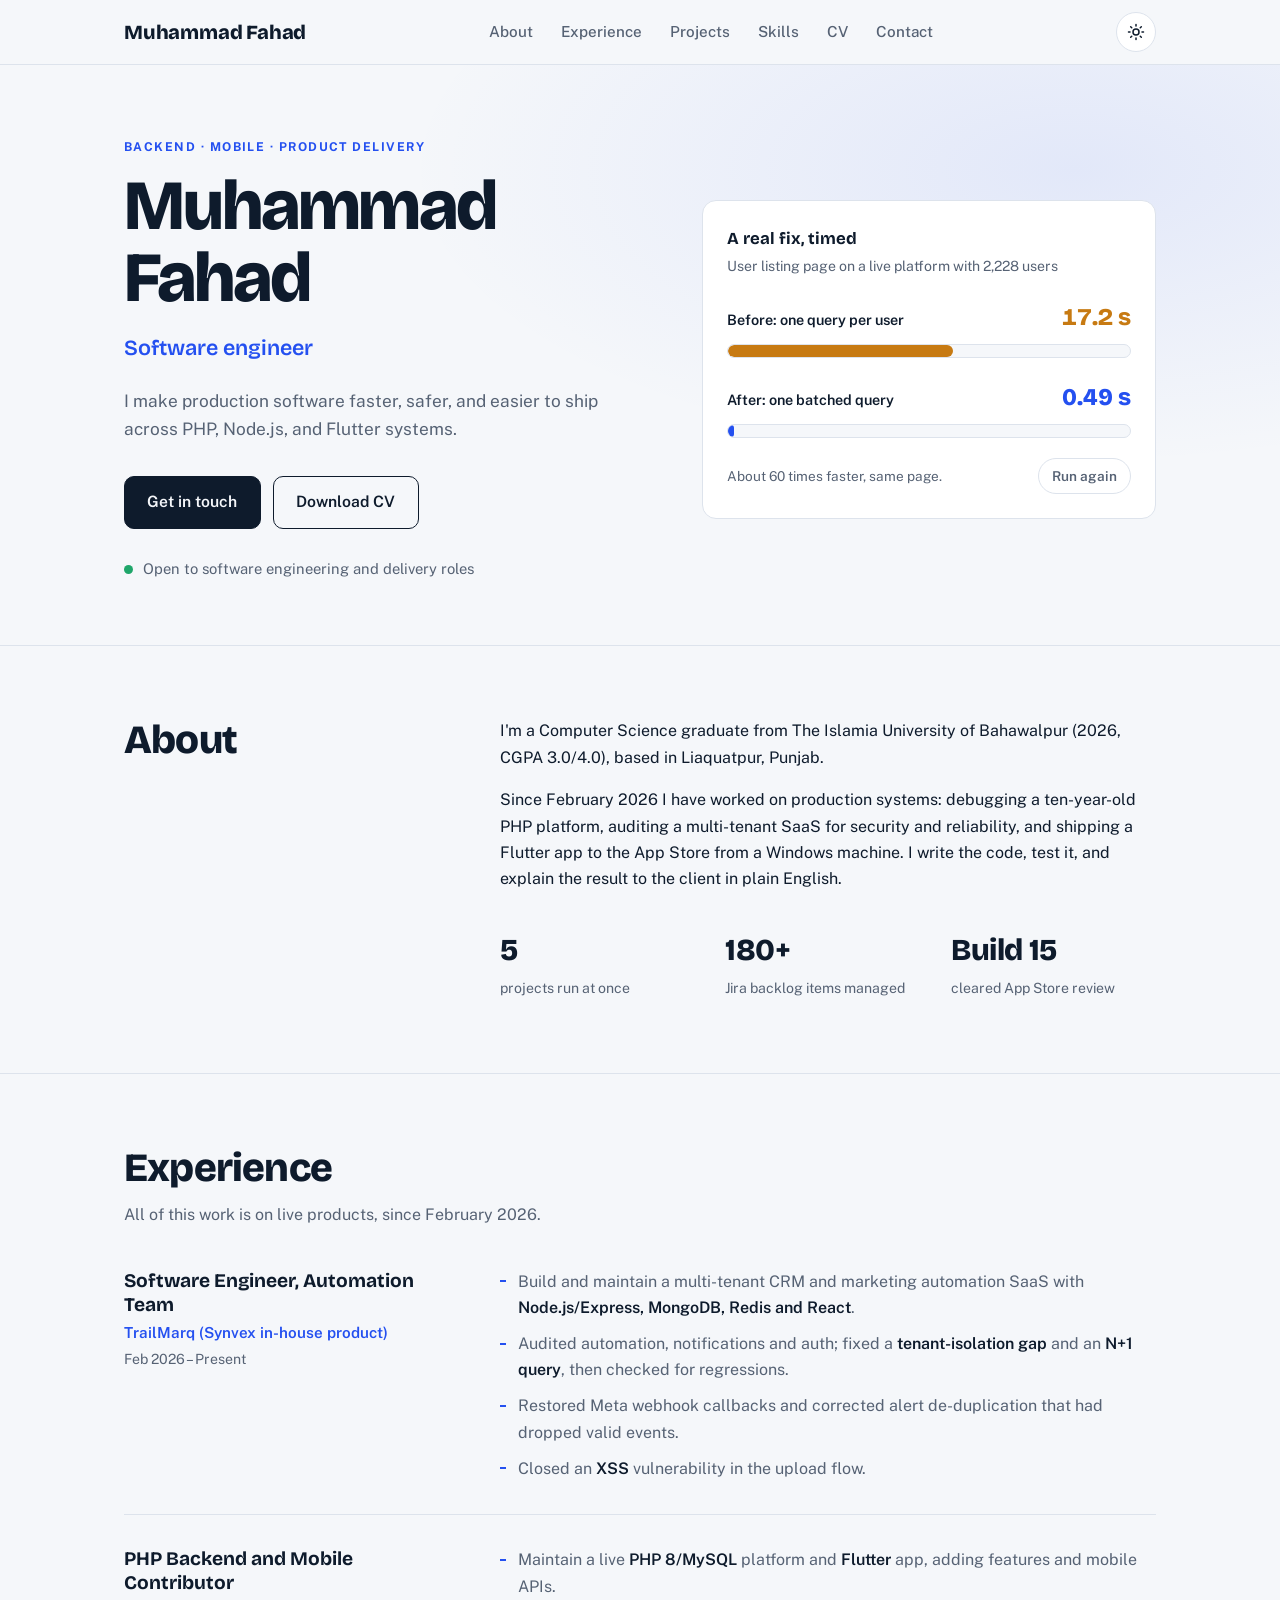
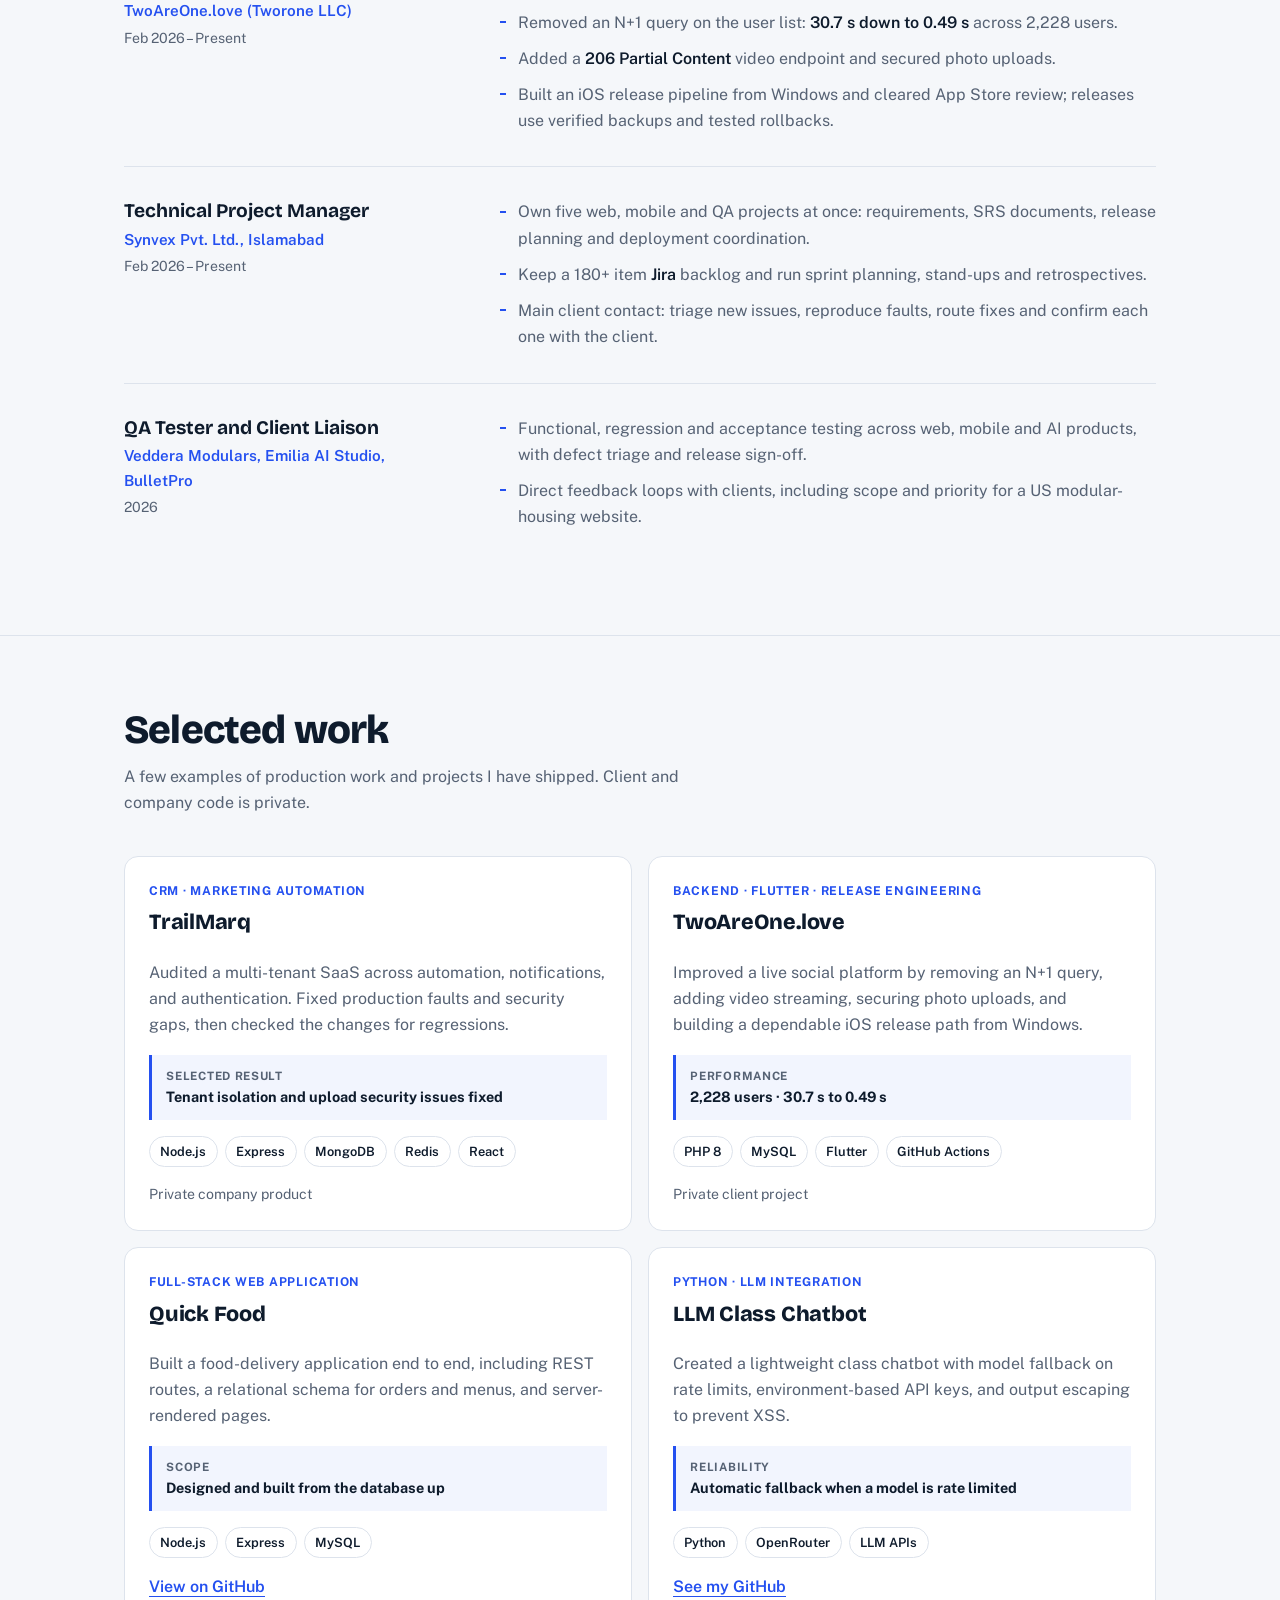
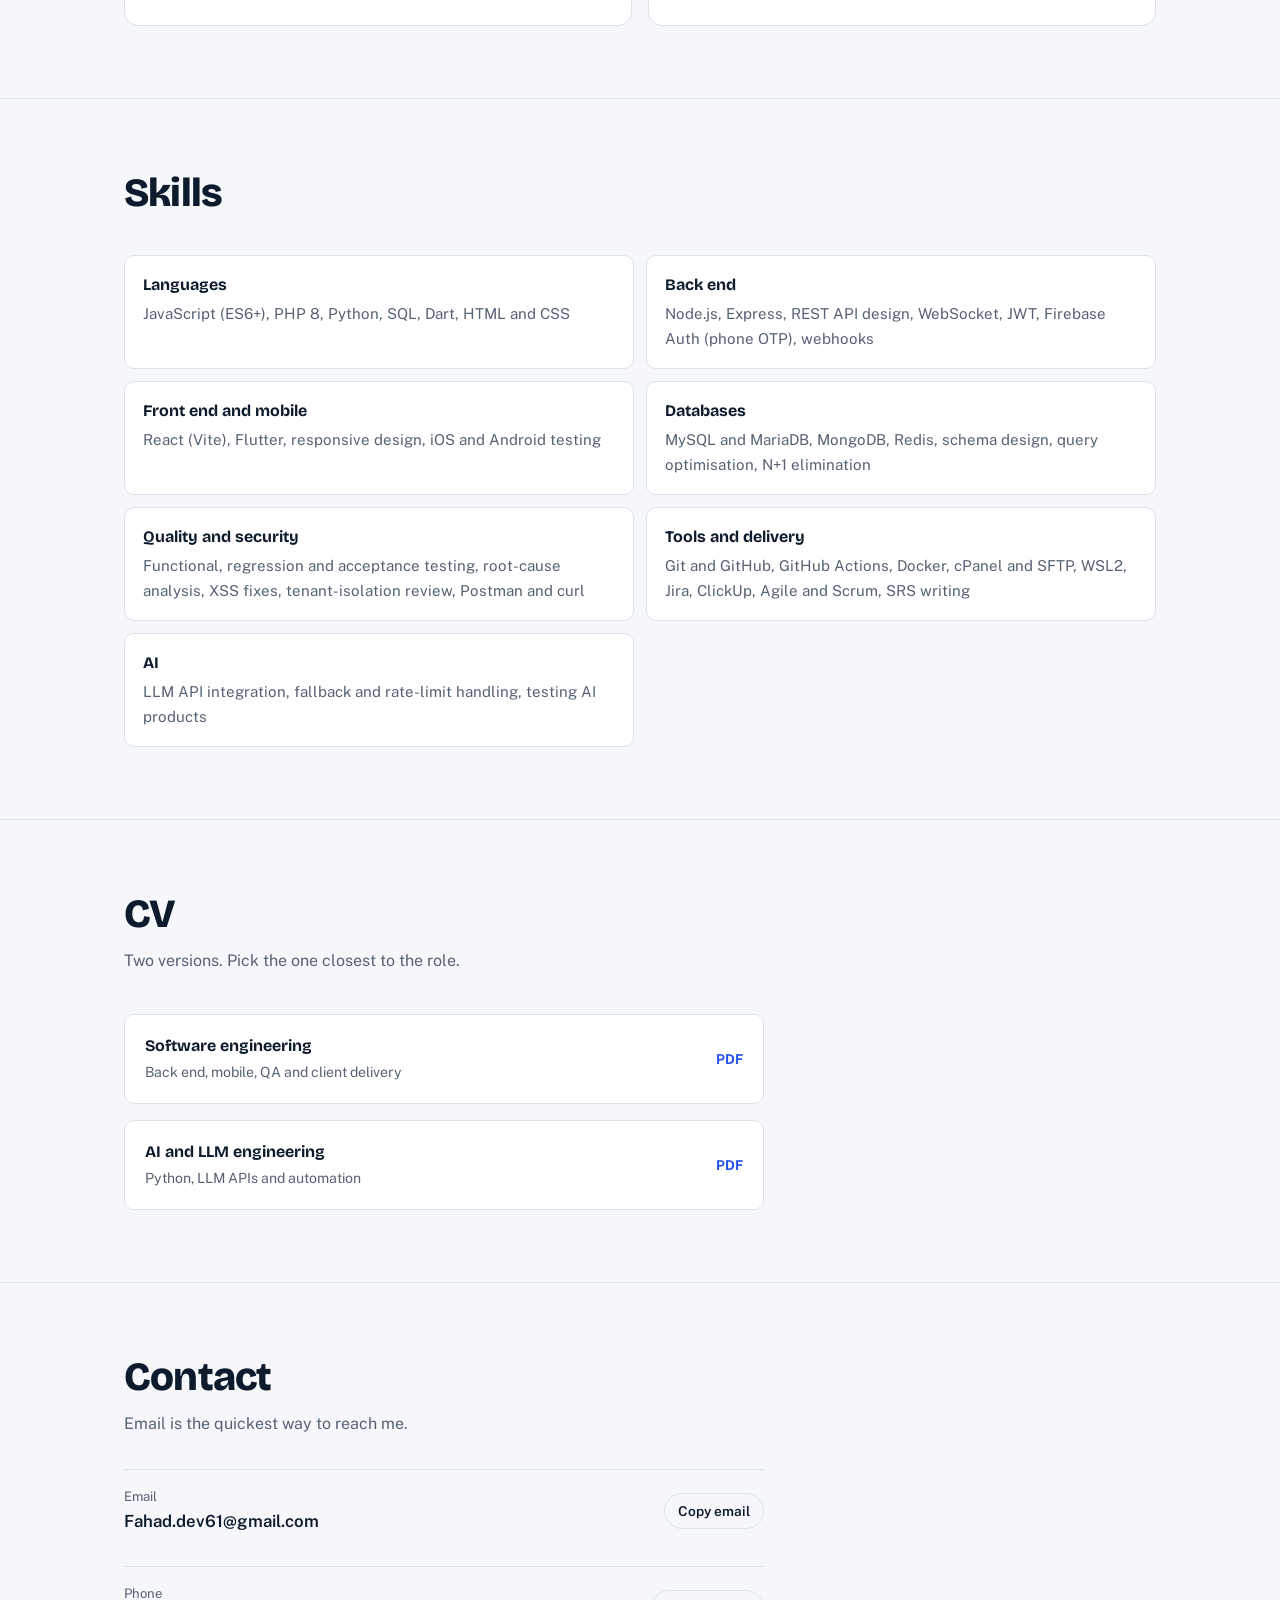
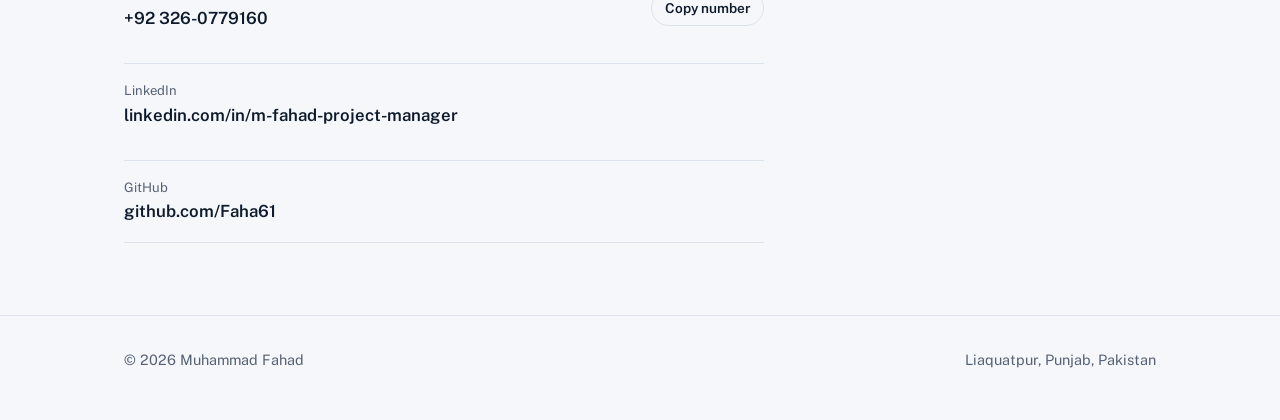
<file: index.html>
<!DOCTYPE html>
<html lang="en">
<head>
<meta charset="UTF-8">
<meta name="viewport" content="width=device-width, initial-scale=1">
<title>Muhammad Fahad | Software Engineer</title>
<meta name="description" content="Muhammad Fahad is a software engineer working on live PHP, Node.js and Flutter systems, with experience in QA and client delivery.">
<meta name="theme-color" content="#0e1b2c">
<link rel="icon" href="data:image/svg+xml,%3Csvg xmlns='http://www.w3.org/2000/svg' viewBox='0 0 64 64'%3E%3Crect width='64' height='64' rx='14' fill='%230e1b2c'/%3E%3Ctext x='32' y='43' font-family='Arial' font-weight='800' font-size='30' text-anchor='middle' fill='%23fff'%3EMF%3C/text%3E%3C/svg%3E">
<link rel="preconnect" href="https://fonts.googleapis.com">
<link rel="preconnect" href="https://fonts.gstatic.com" crossorigin>
<link href="https://fonts.googleapis.com/css2?family=Bricolage+Grotesque:opsz,wght@12..96,600;12..96,700;12..96,800&family=Public+Sans:wght@400;500;600&display=swap" rel="stylesheet">
<link rel="stylesheet" href="css/style.css">
<script>try{var t=localStorage.getItem('theme');if(t==='dark'||(!t&&matchMedia('(prefers-color-scheme: dark)').matches))document.documentElement.setAttribute('data-theme','dark')}catch(e){}</script>
</head>
<body>
<a class="skip" href="#main">Skip to content</a>

<header class="site-header">
  <div class="wrap bar">
    <a class="logo" href="#top" aria-label="Muhammad Fahad, home">Muhammad Fahad</a>
    <nav class="nav" id="nav" aria-label="Main">
      <a href="#about">About</a>
      <a href="#experience">Experience</a>
      <a href="#projects">Projects</a>
      <a href="#skills">Skills</a>
      <a href="#cv">CV</a>
      <a href="#contact">Contact</a>
    </nav>
    <div class="tools">
      <button class="icon-btn" id="theme-toggle" type="button" aria-label="Switch between light and dark theme">
        <svg class="sun" width="18" height="18" viewBox="0 0 24 24" fill="none" stroke="currentColor" stroke-width="2" stroke-linecap="round"><circle cx="12" cy="12" r="4"/><path d="M12 2v2M12 20v2M4.9 4.9l1.4 1.4M17.7 17.7l1.4 1.4M2 12h2M20 12h2M4.9 19.1l1.4-1.4M17.7 6.3l1.4-1.4"/></svg>
        <svg class="moon" width="18" height="18" viewBox="0 0 24 24" fill="none" stroke="currentColor" stroke-width="2" stroke-linecap="round" stroke-linejoin="round"><path d="M21 12.8A9 9 0 1 1 11.2 3a7 7 0 0 0 9.8 9.8z"/></svg>
      </button>
      <button class="icon-btn menu-btn" id="menu-btn" type="button" aria-label="Open menu" aria-expanded="false" aria-controls="nav">
        <svg width="18" height="18" viewBox="0 0 24 24" fill="none" stroke="currentColor" stroke-width="2" stroke-linecap="round"><path d="M4 7h16M4 12h16M4 17h16"/></svg>
      </button>
    </div>
  </div>
</header>

<main id="main">
<section class="hero" id="top">
  <div class="wrap hero-grid">
    <div>
      <p class="eyebrow">BACKEND &middot; MOBILE &middot; PRODUCT DELIVERY</p>
      <h1>Muhammad Fahad</h1>
      <p class="role">Software engineer</p>
      <p class="lede">I make production software faster, safer, and easier to ship across PHP, Node.js, and Flutter systems.</p>
      <div class="cta-row">
        <a class="btn btn-primary" href="#contact">Get in touch</a>
        <a class="btn btn-ghost" href="assets/cv/Muhammad_Fahad_CV.pdf" download>Download CV</a>
      </div>
      <p class="avail"><i aria-hidden="true"></i>Open to software engineering and delivery roles</p>
    </div>

    <aside class="race" aria-labelledby="race-title">
      <h2 id="race-title">A real fix, timed</h2>
      <p class="sub">User listing page on a live platform with 2,228 users</p>
      <div class="lane before">
        <div class="lane-head"><span>Before: one query per user</span><output id="t-before" aria-live="off">30.7 s</output></div>
        <div class="track"><div class="fill" id="f-before" style="width:100%"></div></div>
      </div>
      <div class="lane after">
        <div class="lane-head"><span>After: one batched query</span><output id="t-after" aria-live="off">0.49 s</output></div>
        <div class="track"><div class="fill" id="f-after" style="width:1.6%"></div></div>
      </div>
      <div class="race-foot">
        <span>About 60 times faster, same page.</span>
        <button class="replay" id="replay" type="button">Run again</button>
      </div>
    </aside>
  </div>
</section>

<section class="section" id="about">
  <div class="wrap split">
    <h2 class="section-title">About</h2>
    <div class="about">
      <p>I'm a Computer Science graduate from The Islamia University of Bahawalpur (2026, CGPA 3.0/4.0), based in Liaquatpur, Punjab.</p>
      <p>Since February 2026 I have worked on production systems: debugging a ten-year-old PHP platform, auditing a multi-tenant SaaS for security and reliability, and shipping a Flutter app to the App Store from a Windows machine. I write the code, test it, and explain the result to the client in plain English.</p>
      <div class="facts">
        <div class="fact"><b>5</b><span>projects run at once</span></div>
        <div class="fact"><b>180+</b><span>Jira backlog items managed</span></div>
        <div class="fact"><b>Build 15</b><span>cleared App Store review</span></div>
      </div>
    </div>
  </div>
</section>

<section class="section" id="experience">
  <div class="wrap">
    <h2 class="section-title">Experience</h2>
    <p class="section-intro">All of this work is on live products, since February 2026.</p>
    <div class="roles">
      <article class="role-row">
        <div class="role-meta">
          <h3>Software Engineer, Automation Team</h3>
          <p class="org">TrailMarq (Synvex in-house product)</p>
          <p class="when">Feb 2026 – Present</p>
        </div>
        <ul class="role-body">
          <li>Build and maintain a multi-tenant CRM and marketing automation SaaS with <b>Node.js/Express, MongoDB, Redis and React</b>.</li>
          <li>Audited automation, notifications and auth; fixed a <b>tenant-isolation gap</b> and an <b>N+1 query</b>, then checked for regressions.</li>
          <li>Restored Meta webhook callbacks and corrected alert de-duplication that had dropped valid events.</li>
          <li>Closed an <b>XSS</b> vulnerability in the upload flow.</li>
        </ul>
      </article>
      <article class="role-row">
        <div class="role-meta">
          <h3>PHP Backend and Mobile Contributor</h3>
          <p class="org">TwoAreOne.love (Tworone LLC)</p>
          <p class="when">Feb 2026 – Present</p>
        </div>
        <ul class="role-body">
          <li>Maintain a live <b>PHP 8/MySQL</b> platform and <b>Flutter</b> app, adding features and mobile APIs.</li>
          <li>Removed an N+1 query on the user list: <b>30.7 s down to 0.49 s</b> across 2,228 users.</li>
          <li>Added a <b>206 Partial Content</b> video endpoint and secured photo uploads.</li>
          <li>Built an iOS release pipeline from Windows and cleared App Store review; releases use verified backups and tested rollbacks.</li>
          
        </ul>
      </article>
      <article class="role-row">
        <div class="role-meta">
          <h3>Technical Project Manager</h3>
          <p class="org">Synvex Pvt. Ltd., Islamabad</p>
          <p class="when">Feb 2026 – Present</p>
        </div>
        <ul class="role-body">
          <li>Own five web, mobile and QA projects at once: requirements, SRS documents, release planning and deployment coordination.</li>
          <li>Keep a 180+ item <b>Jira</b> backlog and run sprint planning, stand-ups and retrospectives.</li>
          <li>Main client contact: triage new issues, reproduce faults, route fixes and confirm each one with the client.</li>
        </ul>
      </article>
      <article class="role-row">
        <div class="role-meta">
          <h3>QA Tester and Client Liaison</h3>
          <p class="org">Veddera Modulars, Emilia AI Studio, BulletPro</p>
          <p class="when">2026</p>
        </div>
        <ul class="role-body">
          <li>Functional, regression and acceptance testing across web, mobile and AI products, with defect triage and release sign-off.</li>
          <li>Direct feedback loops with clients, including scope and priority for a US modular-housing website.</li>
        </ul>
      </article>
    </div>
  </div>
</section>

<section class="section" id="projects">
  <div class="wrap">
    <h2 class="section-title">Selected work</h2>
    <p class="section-intro">A few examples of production work and projects I have shipped. Client and company code is private.</p>
    <div class="projects">
      <article class="project">
        <div class="project-heading">
          <p class="kind">CRM &middot; Marketing automation</p>
          <h3>TrailMarq</h3>
        </div>
        <div class="project-copy">
          <p>Audited a multi-tenant SaaS across automation, notifications, and authentication. Fixed production faults and security gaps, then checked the changes for regressions.</p>
          <div class="project-result"><span>Selected result</span><strong>Tenant isolation and upload security issues fixed</strong></div>
          <ul class="tags"><li>Node.js</li><li>Express</li><li>MongoDB</li><li>Redis</li><li>React</li></ul>
          <span class="proj-note">Private company product</span>
        </div>
      </article>
      <article class="project">
        <div class="project-heading">
          <p class="kind">Backend &middot; Flutter &middot; Release engineering</p>
          <h3>TwoAreOne.love</h3>
        </div>
        <div class="project-copy">
          <p>Improved a live social platform by removing an N+1 query, adding video streaming, securing photo uploads, and building a dependable iOS release path from Windows.</p>
          <div class="project-result"><span>Performance</span><strong>2,228 users &middot; 30.7 s to 0.49 s</strong></div>
          <ul class="tags"><li>PHP 8</li><li>MySQL</li><li>Flutter</li><li>GitHub Actions</li></ul>
          <span class="proj-note">Private client project</span>
        </div>
      </article>
      <article class="project">
        <div class="project-heading">
          <p class="kind">Full-stack web application</p>
          <h3>Quick Food</h3>
        </div>
        <div class="project-copy">
          <p>Built a food-delivery application end to end, including REST routes, a relational schema for orders and menus, and server-rendered pages.</p>
          <div class="project-result"><span>Scope</span><strong>Designed and built from the database up</strong></div>
          <ul class="tags"><li>Node.js</li><li>Express</li><li>MySQL</li></ul>
          <a class="proj-link" href="https://github.com/Faha61/FYP-FOOD-DELIVERY-WEBSITE-QUICK-FOOD-" target="_blank" rel="noopener noreferrer">View on GitHub</a>
        </div>
      </article>
      <article class="project">
        <div class="project-heading">
          <p class="kind">Python &middot; LLM integration</p>
          <h3>LLM Class Chatbot</h3>
        </div>
        <div class="project-copy">
          <p>Created a lightweight class chatbot with model fallback on rate limits, environment-based API keys, and output escaping to prevent XSS.</p>
          <div class="project-result"><span>Reliability</span><strong>Automatic fallback when a model is rate limited</strong></div>
          <ul class="tags"><li>Python</li><li>OpenRouter</li><li>LLM APIs</li></ul>
          <a class="proj-link" href="https://github.com/Faha61" target="_blank" rel="noopener noreferrer">See my GitHub</a>
        </div>
      </article>
    </div>
  </div>
</section>

<section class="section" id="skills">
  <div class="wrap">
    <h2 class="section-title">Skills</h2>
    <dl class="skills">
      <div class="skill-row"><dt>Languages</dt><dd>JavaScript (ES6+), PHP 8, Python, SQL, Dart, HTML and CSS</dd></div>
      <div class="skill-row"><dt>Back end</dt><dd>Node.js, Express, REST API design, WebSocket, JWT, Firebase Auth (phone OTP), webhooks</dd></div>
      <div class="skill-row"><dt>Front end and mobile</dt><dd>React (Vite), Flutter, responsive design, iOS and Android testing</dd></div>
      <div class="skill-row"><dt>Databases</dt><dd>MySQL and MariaDB, MongoDB, Redis, schema design, query optimisation, N+1 elimination</dd></div>
      <div class="skill-row"><dt>Quality and security</dt><dd>Functional, regression and acceptance testing, root-cause analysis, XSS fixes, tenant-isolation review, Postman and curl</dd></div>
      <div class="skill-row"><dt>Tools and delivery</dt><dd>Git and GitHub, GitHub Actions, Docker, cPanel and SFTP, WSL2, Jira, ClickUp, Agile and Scrum, SRS writing</dd></div>
      <div class="skill-row"><dt>AI</dt><dd>LLM API integration, fallback and rate-limit handling, testing AI products</dd></div>
    </dl>
  </div>
</section>

<section class="section" id="cv">
  <div class="wrap">
    <h2 class="section-title">CV</h2>
    <p class="section-intro">Two versions. Pick the one closest to the role.</p>
    <div class="cv-list">
      <a class="cv-item" href="assets/cv/Muhammad_Fahad_CV.pdf" download>
        <div><strong>Software engineering</strong><span>Back end, mobile, QA and client delivery</span></div><em>PDF</em>
      </a>
      <a class="cv-item" href="assets/cv/Muhammad_Fahad_CV_AI_ML.pdf" download>
        <div><strong>AI and LLM engineering</strong><span>Python, LLM APIs and automation</span></div><em>PDF</em>
      </a>
    </div>
  </div>
</section>

<section class="section" id="contact">
  <div class="wrap">
    <h2 class="section-title">Contact</h2>
    <p class="section-intro">Email is the quickest way to reach me.</p>
    <div class="contact-list">
      <div class="contact-row">
        <div><small>Email</small><a href="mailto:Fahad.dev61@gmail.com" id="email">Fahad.dev61@gmail.com</a></div>
        <button class="copy" type="button" data-copy="Fahad.dev61@gmail.com">Copy email</button>
      </div>
      <div class="contact-row">
        <div><small>Phone</small><a href="tel:+923260779160">+92 326-0779160</a></div>
        <button class="copy" type="button" data-copy="+92 326-0779160">Copy number</button>
      </div>
      <div class="contact-row">
        <div><small>LinkedIn</small><a href="https://linkedin.com/in/m-fahad-project-manager" target="_blank" rel="noopener noreferrer">linkedin.com/in/m-fahad-project-manager</a></div>
      </div>
      <div class="contact-row">
        <div><small>GitHub</small><a href="https://github.com/Faha61" target="_blank" rel="noopener noreferrer">github.com/Faha61</a></div>
      </div>
    </div>
  </div>
</section>
</main>

<footer class="site-footer">
  <div class="wrap">
    <span>&copy; 2026 Muhammad Fahad</span>
    <span>Liaquatpur, Punjab, Pakistan</span>
  </div>
</footer>

<script src="js/main.js"></script>
</body>
</html>
</file>
<file: css/style.css>
:root {
  --paper: #f5f7fa;
  --surface: #ffffff;
  --ink: #0e1b2c;
  --muted: #566274;
  --line: #dde3ec;
  --accent: #2450f0;
  --accent-ink: #ffffff;
  --slow: #c77a12;
  --radius: 10px;
  --maxw: 1080px;
  --display: "Bricolage Grotesque", "Segoe UI", system-ui, sans-serif;
  --body: "Public Sans", "Segoe UI", system-ui, sans-serif;
}
:root[data-theme="dark"] {
  --paper: #0a1220;
  --surface: #111c2f;
  --ink: #eaf0f8;
  --muted: #9aa8bc;
  --line: #22314a;
  --accent: #7b9bff;
  --accent-ink: #0a1220;
  --slow: #e9a645;
}
*, *::before, *::after { box-sizing: border-box; margin: 0; padding: 0; }
html { scroll-behavior: smooth; scroll-padding-top: 76px; -webkit-text-size-adjust: 100%; }
body { font-family: var(--body); background: var(--paper); color: var(--ink); line-height: 1.65; font-size: 1rem; }
a { color: inherit; }
ul { list-style: none; }
button { font: inherit; color: inherit; background: none; border: 0; cursor: pointer; }
:focus-visible { outline: 3px solid var(--accent); outline-offset: 3px; border-radius: 4px; }
.wrap { max-width: var(--maxw); margin: 0 auto; padding: 0 1.5rem; }
.skip { position: absolute; left: -999px; top: 0; background: var(--accent); color: var(--accent-ink); padding: .6rem 1rem; z-index: 2000; }
.skip:focus { left: 1rem; top: 1rem; }

/* Header */
.site-header { position: sticky; top: 0; z-index: 100; background: color-mix(in srgb, var(--paper) 92%, transparent); backdrop-filter: blur(10px); border-bottom: 1px solid var(--line); }
.bar { display: flex; align-items: center; justify-content: space-between; height: 64px; }
.logo { font-family: var(--display); font-weight: 800; font-size: 1.25rem; text-decoration: none; letter-spacing: -.01em; }
.nav { display: flex; align-items: center; gap: 1.75rem; }
.nav a { text-decoration: none; font-size: .95rem; color: var(--muted); font-weight: 500; }
.nav a:hover { color: var(--ink); }
.tools { display: flex; align-items: center; gap: .5rem; }
.icon-btn { width: 40px; height: 40px; display: grid; place-items: center; border-radius: 50%; border: 1px solid var(--line); background: var(--surface); }
.icon-btn:hover { border-color: var(--accent); }
.icon-btn .moon { display: none; }
:root[data-theme="dark"] .icon-btn .sun { display: none; }
:root[data-theme="dark"] .icon-btn .moon { display: block; }
.menu-btn { display: none; }

/* Buttons */
.btn { display: inline-flex; align-items: center; justify-content: center; gap: .5rem; padding: .8rem 1.4rem; border-radius: var(--radius); font-weight: 600; font-size: .98rem; text-decoration: none; border: 1px solid var(--ink); transition: background .15s, color .15s, border-color .15s; }
.btn-primary { background: var(--ink); color: var(--paper); }
.btn-primary:hover { background: var(--accent); border-color: var(--accent); color: var(--accent-ink); }
.btn-ghost { background: transparent; color: var(--ink); }
.btn-ghost:hover { border-color: var(--accent); color: var(--accent); }

/* Hero */
.hero { padding: 4.5rem 0 4rem; }
.hero-grid { display: grid; grid-template-columns: 1.15fr 1fr; gap: 3.5rem; align-items: center; }
.hero h1 { font-family: var(--display); font-weight: 800; font-size: clamp(2.6rem, 6vw, 4.4rem); line-height: 1.02; letter-spacing: -.03em; }
.role { margin-top: 1rem; font-family: var(--display); font-size: 1.35rem; font-weight: 600; color: var(--accent); }
.lede { margin-top: 1.25rem; max-width: 34rem; color: var(--muted); font-size: 1.08rem; }
.cta-row { display: flex; flex-wrap: wrap; gap: .75rem; margin-top: 2rem; }
.avail { margin-top: 1.75rem; display: flex; align-items: center; gap: .6rem; font-size: .92rem; color: var(--muted); }
.avail i { width: 9px; height: 9px; border-radius: 50%; background: #1fa66a; display: inline-block; }

/* Timing race */
.race { background: var(--surface); border: 1px solid var(--line); border-radius: 14px; padding: 1.5rem; }
.race h2 { font-family: var(--display); font-size: 1.05rem; font-weight: 700; }
.race .sub { font-size: .88rem; color: var(--muted); margin-top: .15rem; }
.lane { margin-top: 1.25rem; }
.lane-head { display: flex; justify-content: space-between; align-items: baseline; font-size: .9rem; font-weight: 600; }
.lane-head output { font-family: var(--display); font-size: 1.5rem; font-weight: 800; font-variant-numeric: tabular-nums; }
.lane.before output { color: var(--slow); }
.lane.after output { color: var(--accent); }
.track { margin-top: .4rem; height: 14px; background: var(--paper); border-radius: 99px; overflow: hidden; border: 1px solid var(--line); }
.fill { height: 100%; width: 0; border-radius: 99px; }
.before .fill { background: var(--slow); }
.after .fill { background: var(--accent); }
.race-foot { display: flex; align-items: center; justify-content: space-between; margin-top: 1.25rem; font-size: .85rem; color: var(--muted); gap: 1rem; }
.replay { border: 1px solid var(--line); padding: .35rem .8rem; border-radius: 99px; font-weight: 600; font-size: .85rem; }
.replay:hover { border-color: var(--accent); color: var(--accent); }

/* Sections */
.section { padding: 4.5rem 0; border-top: 1px solid var(--line); }
.section-title { font-family: var(--display); font-size: clamp(1.8rem, 3.5vw, 2.5rem); font-weight: 800; letter-spacing: -.02em; line-height: 1.1; }
.section-intro { margin-top: .75rem; color: var(--muted); max-width: 38rem; }
.split { display: grid; grid-template-columns: 1fr 2fr; gap: 3rem; }

/* About */
.about p + p { margin-top: 1rem; }
.about p { max-width: 40rem; }
.facts { margin-top: 2rem; display: grid; grid-template-columns: repeat(auto-fit, minmax(150px, 1fr)); gap: 1.25rem; }
.fact b { display: block; font-family: var(--display); font-size: 1.9rem; font-weight: 800; letter-spacing: -.02em; }
.fact span { font-size: .88rem; color: var(--muted); }

/* Experience */
.roles { margin-top: 2.5rem; }
.role-row { display: grid; grid-template-columns: 1fr 2fr; gap: 3rem; padding: 2rem 0; border-top: 1px solid var(--line); }
.role-row:first-child { border-top: 0; padding-top: 0; }
.role-meta h3 { font-family: var(--display); font-size: 1.2rem; font-weight: 700; line-height: 1.25; }
.role-meta .org { color: var(--accent); font-weight: 600; font-size: .95rem; margin-top: .2rem; }
.role-meta .when { color: var(--muted); font-size: .88rem; margin-top: .2rem; }
.role-body li { position: relative; padding-left: 1.1rem; color: var(--muted); max-width: 42rem; }
.role-body li + li { margin-top: .6rem; }
.role-body li::before { content: ""; position: absolute; left: 0; top: .72em; width: 6px; height: 2px; background: var(--accent); }
.role-body li b { color: var(--ink); font-weight: 600; }

/* Projects */
.projects { margin-top: 2.5rem; }
.project { display: grid; grid-template-columns: 1fr 2fr; gap: 3rem; padding: 2rem 0; border-top: 1px solid var(--line); }
.project:first-child { border-top: 0; padding-top: 0; }
.project h3 { font-family: var(--display); font-size: 1.5rem; font-weight: 800; letter-spacing: -.01em; }
.project .kind { color: var(--muted); font-size: .9rem; margin-top: .15rem; }
.project p { max-width: 40rem; color: var(--muted); }
.tags { display: flex; flex-wrap: wrap; gap: .45rem; margin-top: 1rem; }
.tags li { font-size: .8rem; font-weight: 600; padding: .25rem .65rem; border-radius: 99px; background: var(--surface); border: 1px solid var(--line); }
.proj-link { display: inline-block; margin-top: 1rem; font-weight: 600; color: var(--accent); text-decoration: underline; text-underline-offset: 4px; }
.proj-note { display: inline-block; margin-top: 1rem; font-size: .88rem; color: var(--muted); }

/* Skills */
.skills { margin-top: 2.5rem; }
.skill-row { display: grid; grid-template-columns: 1fr 2fr; gap: 3rem; padding: 1.1rem 0; border-top: 1px solid var(--line); }
.skill-row:first-child { border-top: 0; }
.skill-row dt { font-weight: 700; font-family: var(--display); }
.skill-row dd { color: var(--muted); }

/* CVs */
.cv-list { margin-top: 2.5rem; display: grid; gap: 1rem; max-width: 640px; }
.cv-item { display: flex; justify-content: space-between; align-items: center; gap: 1rem; padding: 1.1rem 1.25rem; background: var(--surface); border: 1px solid var(--line); border-radius: var(--radius); text-decoration: none; }
.cv-item:hover { border-color: var(--accent); }
.cv-item strong { display: block; font-family: var(--display); }
.cv-item span { font-size: .88rem; color: var(--muted); }
.cv-item em { font-style: normal; font-weight: 700; font-size: .85rem; color: var(--accent); white-space: nowrap; }

/* Contact */
.contact-list { margin-top: 2rem; display: grid; gap: .9rem; max-width: 640px; }
.contact-row { display: flex; justify-content: space-between; align-items: center; gap: 1rem; padding: 1rem 0; border-top: 1px solid var(--line); }
.contact-row:last-child { border-bottom: 1px solid var(--line); }
.contact-row small { display: block; font-size: .82rem; color: var(--muted); }
.contact-row a, .contact-row strong { font-weight: 600; font-size: 1.05rem; text-decoration: none; word-break: break-word; }
.contact-row a:hover { color: var(--accent); }
.copy { border: 1px solid var(--line); padding: .35rem .8rem; border-radius: 99px; font-size: .85rem; font-weight: 600; white-space: nowrap; }
.copy:hover { border-color: var(--accent); color: var(--accent); }

.site-footer { border-top: 1px solid var(--line); padding: 2rem 0 3rem; color: var(--muted); font-size: .9rem; }
.site-footer .wrap { display: flex; justify-content: space-between; flex-wrap: wrap; gap: 1rem; }

/* Responsive */
@media (max-width: 860px) {
  .hero-grid, .split, .role-row, .project, .skill-row { grid-template-columns: 1fr; gap: 1.25rem; }
  .hero { padding-top: 3rem; }
  .section { padding: 3.25rem 0; }
  .menu-btn { display: grid; }
  .nav { position: absolute; top: 64px; left: 0; right: 0; flex-direction: column; align-items: flex-start; gap: 0; background: var(--paper); border-bottom: 1px solid var(--line); padding: .5rem 1.5rem 1rem; display: none; }
  .nav.open { display: flex; }
  .nav a { padding: .7rem 0; width: 100%; font-size: 1.05rem; }
}
@media (prefers-reduced-motion: reduce) { html { scroll-behavior: auto; } * { transition: none !important; } }

/* Portfolio refinement */
.hero {
  background: radial-gradient(ellipse at 84% 18%, color-mix(in srgb, var(--accent) 9%, transparent), transparent 44%);
}
.eyebrow {
  margin-bottom: .9rem;
  color: var(--accent);
  font-size: .76rem;
  font-weight: 700;
  letter-spacing: .12em;
}
.lede { max-width: 31rem; }
.projects {
  display: grid;
  grid-template-columns: repeat(2, minmax(0, 1fr));
  gap: 1rem;
}
.project {
  display: flex;
  flex-direction: column;
  gap: 1.15rem;
  padding: 1.5rem;
  border: 1px solid var(--line);
  border-radius: 14px;
  background: var(--surface);
  transition: border-color .18s, transform .18s;
}
.project:hover { border-color: color-mix(in srgb, var(--accent) 55%, var(--line)); transform: translateY(-2px); }
.project:first-child { border-top: 1px solid var(--line); padding-top: 1.5rem; }
.project .kind { margin: 0 0 .25rem; color: var(--accent); font-size: .76rem; font-weight: 700; letter-spacing: .06em; text-transform: uppercase; }
.project h3 { font-size: 1.35rem; }
.project-copy { display: flex; flex: 1; flex-direction: column; align-items: flex-start; }
.project-result {
  display: grid;
  gap: .1rem;
  width: 100%;
  margin-top: 1rem;
  padding: .75rem .9rem;
  border-left: 3px solid var(--accent);
  background: color-mix(in srgb, var(--accent) 6%, var(--surface));
}
.project-result span { color: var(--muted); font-size: .72rem; font-weight: 700; letter-spacing: .06em; text-transform: uppercase; }
.project-result strong { font-size: .9rem; line-height: 1.45; }
.project-copy .tags { margin-top: 1rem; }
.project-copy .proj-note, .project-copy .proj-link { margin-top: auto; padding-top: 1rem; }
.skills {
  display: grid;
  grid-template-columns: repeat(2, minmax(0, 1fr));
  gap: .75rem;
}
.skill-row {
  display: block;
  padding: 1rem 1.1rem;
  border: 1px solid var(--line);
  border-radius: var(--radius);
  background: var(--surface);
}
.skill-row:first-child { border-top: 1px solid var(--line); }
.skill-row dd { margin-top: .25rem; font-size: .94rem; }
@media (max-width: 860px) {
  .projects, .skills { grid-template-columns: 1fr; }
}
@media (prefers-reduced-motion: reduce) {
  .project { transition: none; }
  .project:hover { transform: none; }
}
</file>
